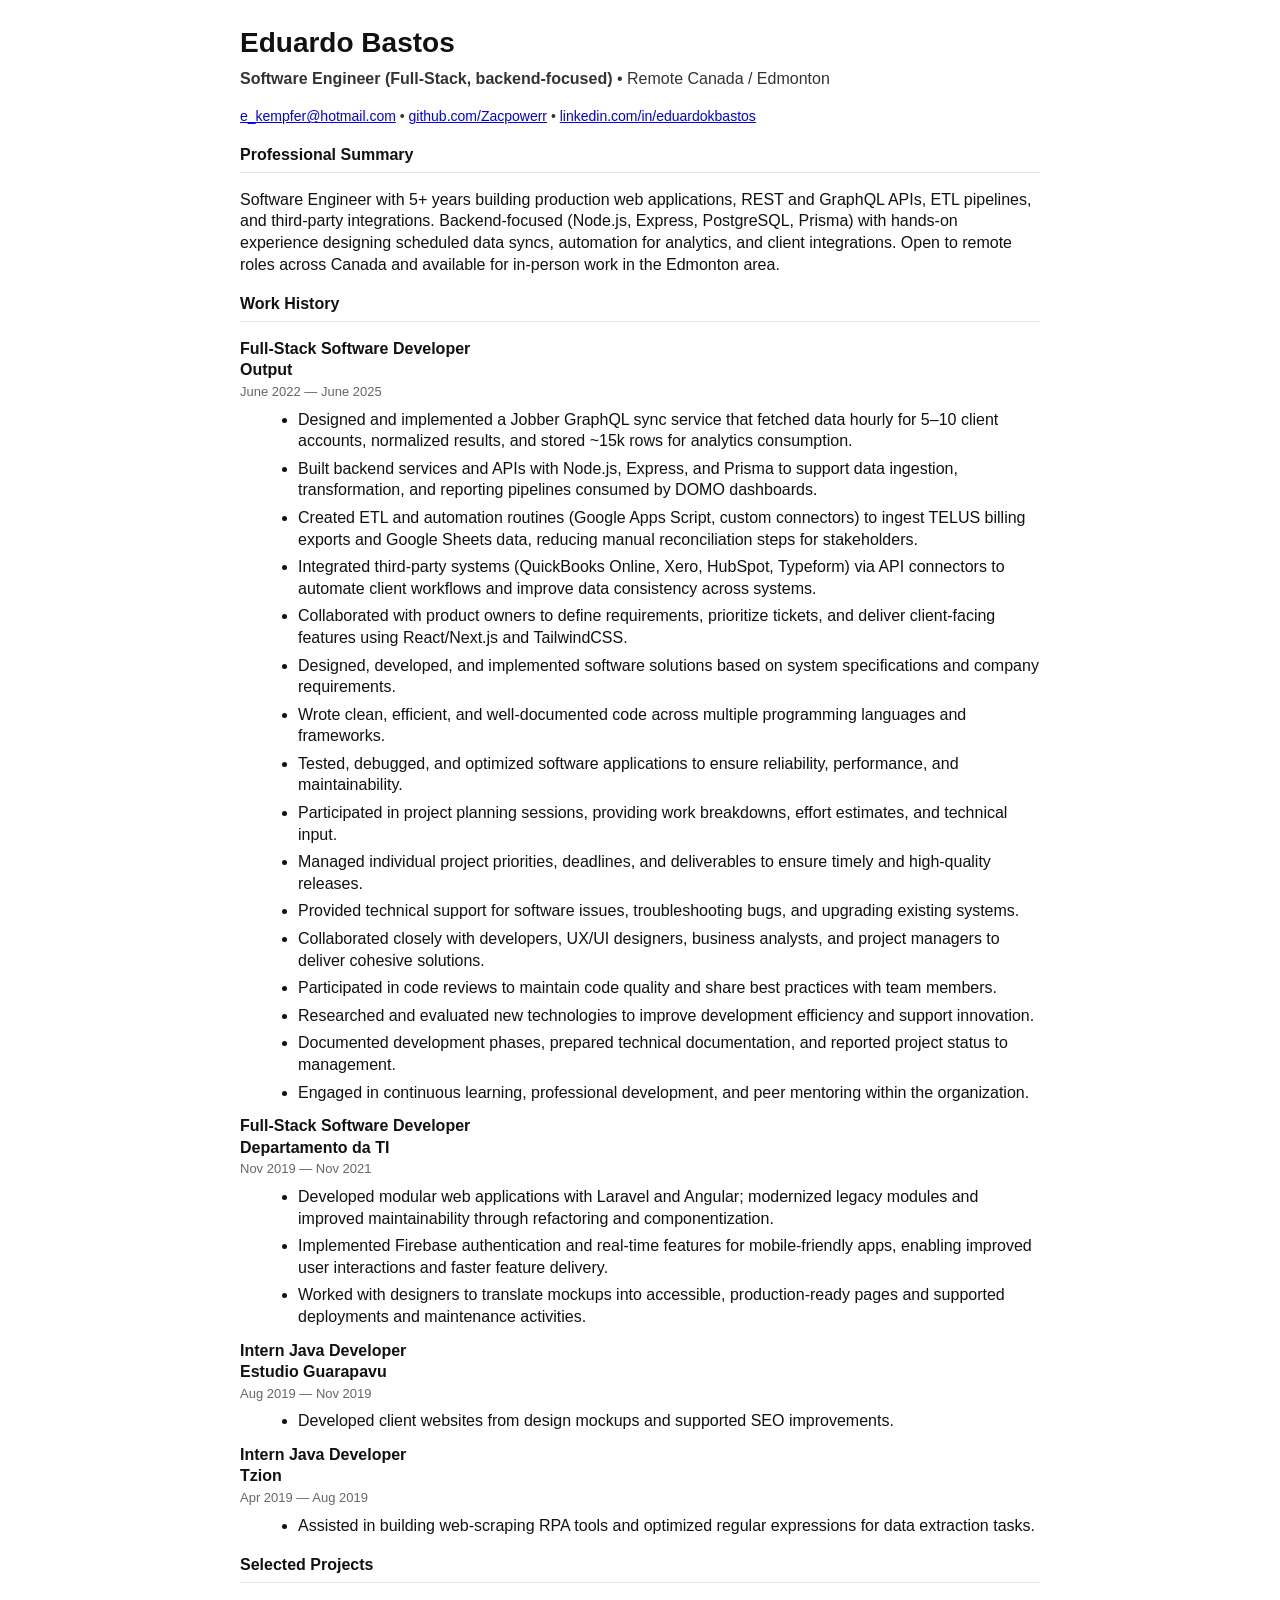
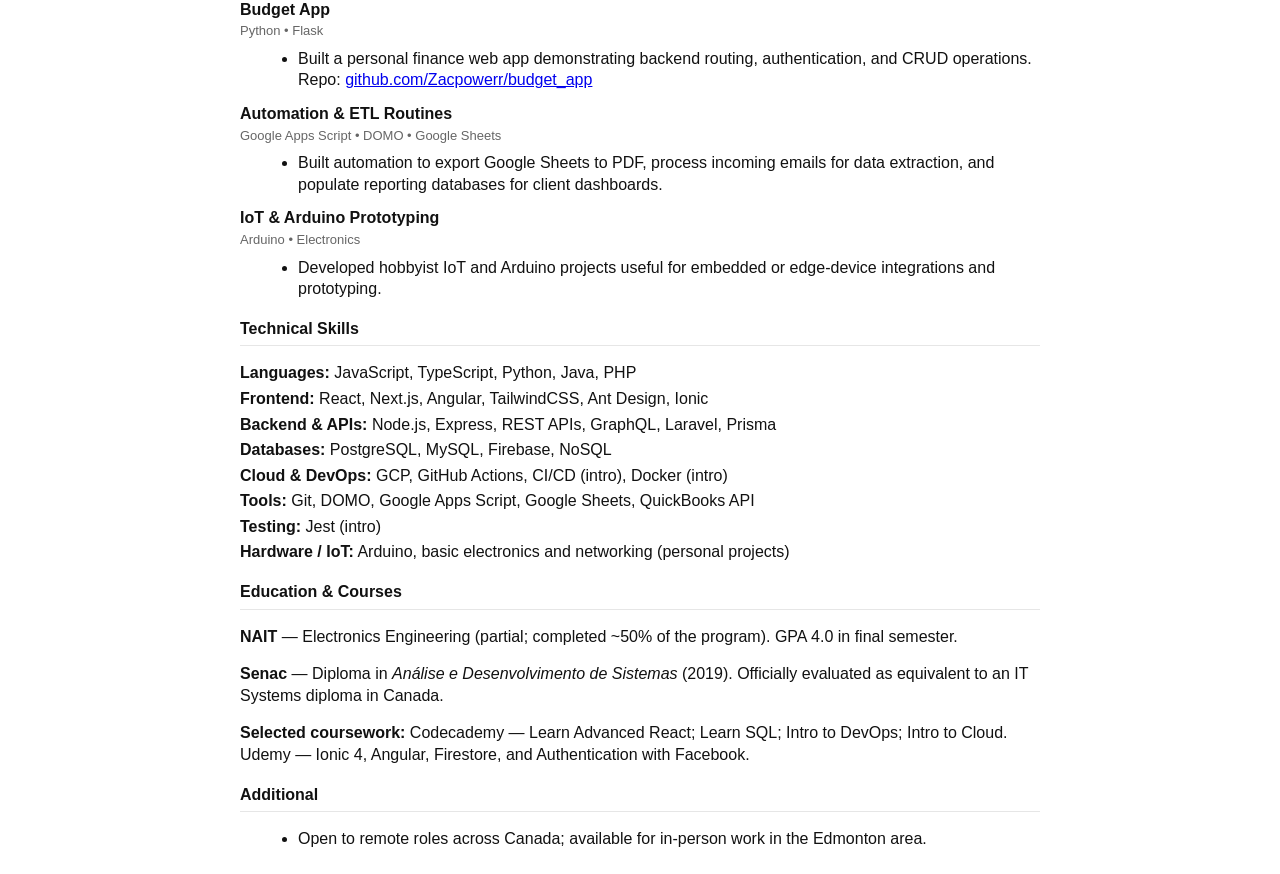
<file: index.html>
<!doctype html>
<html lang="en">
  <head>
    <meta charset="utf-8" />
    <meta name="viewport" content="width=device-width,initial-scale=1" />
    <title>Eduardo Bastos — Software Engineer</title>
    <link rel="stylesheet" href="resume.css" />
  </head>
  <body>
    <main>
      <header>
        <h1>Eduardo Bastos</h1>
        <p>
          <strong>Software Engineer (Full‑Stack, backend‑focused)</strong> •
          Remote Canada / Edmonton
        </p>
        <p class="contact">
          <a href="mailto:e_kempfer@hotmail.com">e_kempfer@hotmail.com</a> •
          <a href="https://github.com/Zacpowerr" class="links"
            >github.com/Zacpowerr</a
          >
          •
          <a href="https://www.linkedin.com/in/eduardokbastos" class="links"
            >linkedin.com/in/eduardokbastos</a
          >
        </p>
      </header>

      <section class="section">
        <h3>Professional Summary</h3>
        <p>
          Software Engineer with 5+ years building production web applications,
          REST and GraphQL APIs, ETL pipelines, and third‑party integrations.
          Backend‑focused (Node.js, Express, PostgreSQL, Prisma) with hands‑on
          experience designing scheduled data syncs, automation for analytics,
          and client integrations. Open to remote roles across Canada and
          available for in‑person work in the Edmonton area.
        </p>
      </section>

      <section class="section">
        <h3>Work History</h3>

        <article>
          <p class="role">Full‑Stack Software Developer</p>
          <p class="company">Output</p>
          <p class="period">June 2022 — June 2025</p>
          <ul>
            <!-- Original accomplishments -->
            <li>
              Designed and implemented a Jobber GraphQL sync service that
              fetched data hourly for 5–10 client accounts, normalized results,
              and stored ~15k rows for analytics consumption.
            </li>
            <li>
              Built backend services and APIs with Node.js, Express, and Prisma
              to support data ingestion, transformation, and reporting pipelines
              consumed by DOMO dashboards.
            </li>
            <li>
              Created ETL and automation routines (Google Apps Script, custom
              connectors) to ingest TELUS billing exports and Google Sheets
              data, reducing manual reconciliation steps for stakeholders.
            </li>
            <li>
              Integrated third‑party systems (QuickBooks Online, Xero, HubSpot,
              Typeform) via API connectors to automate client workflows and
              improve data consistency across systems.
            </li>
            <li>
              Collaborated with product owners to define requirements,
              prioritize tickets, and deliver client‑facing features using
              React/Next.js and TailwindCSS.
            </li>

            <!-- Added responsibilities from your document -->
            <li>
              Designed, developed, and implemented software solutions based on
              system specifications and company requirements.
            </li>
            <li>
              Wrote clean, efficient, and well‑documented code across multiple
              programming languages and frameworks.
            </li>
            <li>
              Tested, debugged, and optimized software applications to ensure
              reliability, performance, and maintainability.
            </li>
            <li>
              Participated in project planning sessions, providing work
              breakdowns, effort estimates, and technical input.
            </li>
            <li>
              Managed individual project priorities, deadlines, and deliverables
              to ensure timely and high‑quality releases.
            </li>
            <li>
              Provided technical support for software issues, troubleshooting
              bugs, and upgrading existing systems.
            </li>
            <li>
              Collaborated closely with developers, UX/UI designers, business
              analysts, and project managers to deliver cohesive solutions.
            </li>
            <li>
              Participated in code reviews to maintain code quality and share
              best practices with team members.
            </li>
            <li>
              Researched and evaluated new technologies to improve development
              efficiency and support innovation.
            </li>
            <li>
              Documented development phases, prepared technical documentation,
              and reported project status to management.
            </li>
            <li>
              Engaged in continuous learning, professional development, and peer
              mentoring within the organization.
            </li>
          </ul>
        </article>

        <article>
          <p class="role">Full‑Stack Software Developer</p>
          <p class="company">Departamento da TI</p>
          <p class="period">Nov 2019 — Nov 2021</p>
          <ul>
            <li>
              Developed modular web applications with Laravel and Angular;
              modernized legacy modules and improved maintainability through
              refactoring and componentization.
            </li>
            <li>
              Implemented Firebase authentication and real‑time features for
              mobile‑friendly apps, enabling improved user interactions and
              faster feature delivery.
            </li>
            <li>
              Worked with designers to translate mockups into accessible,
              production‑ready pages and supported deployments and maintenance
              activities.
            </li>
          </ul>
        </article>

        <article>
          <p class="role">Intern Java Developer</p>
          <p class="company">Estudio Guarapavu</p>
          <p class="period">Aug 2019 — Nov 2019</p>
          <ul>
            <li>
              Developed client websites from design mockups and supported SEO
              improvements.
            </li>
          </ul>
        </article>

        <article>
          <p class="role">Intern Java Developer</p>
          <p class="company">Tzion</p>
          <p class="period">Apr 2019 — Aug 2019</p>
          <ul>
            <li>
              Assisted in building web‑scraping RPA tools and optimized regular
              expressions for data extraction tasks.
            </li>
          </ul>
        </article>
      </section>

      <section class="section">
        <h3>Selected Projects</h3>

        <article>
          <p class="company">Budget App</p>
          <p class="period">Python • Flask</p>
          <ul>
            <li>
              Built a personal finance web app demonstrating backend routing,
              authentication, and CRUD operations. Repo:
              <a href="https://github.com/Zacpowerr/budget_app"
                >github.com/Zacpowerr/budget_app</a
              >
            </li>
          </ul>
        </article>

        <article>
          <p class="company">Automation & ETL Routines</p>
          <p class="period">Google Apps Script • DOMO • Google Sheets</p>
          <ul>
            <li>
              Built automation to export Google Sheets to PDF, process incoming
              emails for data extraction, and populate reporting databases for
              client dashboards.
            </li>
          </ul>
        </article>

        <article>
          <p class="company">IoT & Arduino Prototyping</p>
          <p class="period">Arduino • Electronics</p>
          <ul>
            <li>
              Developed hobbyist IoT and Arduino projects useful for embedded or
              edge‑device integrations and prototyping.
            </li>
          </ul>
        </article>
      </section>

      <section class="section">
        <h3>Technical Skills</h3>
        <div class="skills">
          <p>
            <strong>Languages:</strong> JavaScript, TypeScript, Python, Java,
            PHP
          </p>
          <p>
            <strong>Frontend:</strong> React, Next.js, Angular, TailwindCSS, Ant
            Design, Ionic
          </p>
          <p>
            <strong>Backend & APIs:</strong> Node.js, Express, REST APIs,
            GraphQL, Laravel, Prisma
          </p>
          <p><strong>Databases:</strong> PostgreSQL, MySQL, Firebase, NoSQL</p>
          <p>
            <strong>Cloud & DevOps:</strong> GCP, GitHub Actions, CI/CD (intro),
            Docker (intro)
          </p>
          <p>
            <strong>Tools:</strong> Git, DOMO, Google Apps Script, Google
            Sheets, QuickBooks API
          </p>
          <p><strong>Testing:</strong> Jest (intro)</p>
          <p>
            <strong>Hardware / IoT:</strong> Arduino, basic electronics and
            networking (personal projects)
          </p>
        </div>
      </section>

      <section class="section">
        <h3>Education & Courses</h3>
        <p>
          <strong>NAIT</strong> — Electronics Engineering (partial; completed
          ~50% of the program). GPA 4.0 in final semester.
        </p>
        <p>
          <strong>Senac</strong> — Diploma in
          <em>Análise e Desenvolvimento de Sistemas</em> (2019). Officially
          evaluated as equivalent to an IT Systems diploma in Canada.
        </p>
        <p>
          <strong>Selected coursework:</strong> Codecademy — Learn Advanced
          React; Learn SQL; Intro to DevOps; Intro to Cloud. Udemy — Ionic 4,
          Angular, Firestore, and Authentication with Facebook.
        </p>
      </section>

      <section class="section">
        <h3>Additional</h3>
        <ul>
          <li>
            Open to remote roles across Canada; available for in‑person work in
            the Edmonton area.
          </li>
        </ul>
      </section>

      <footer><p></p></footer>
    </main>
  </body>
</html>
</file>
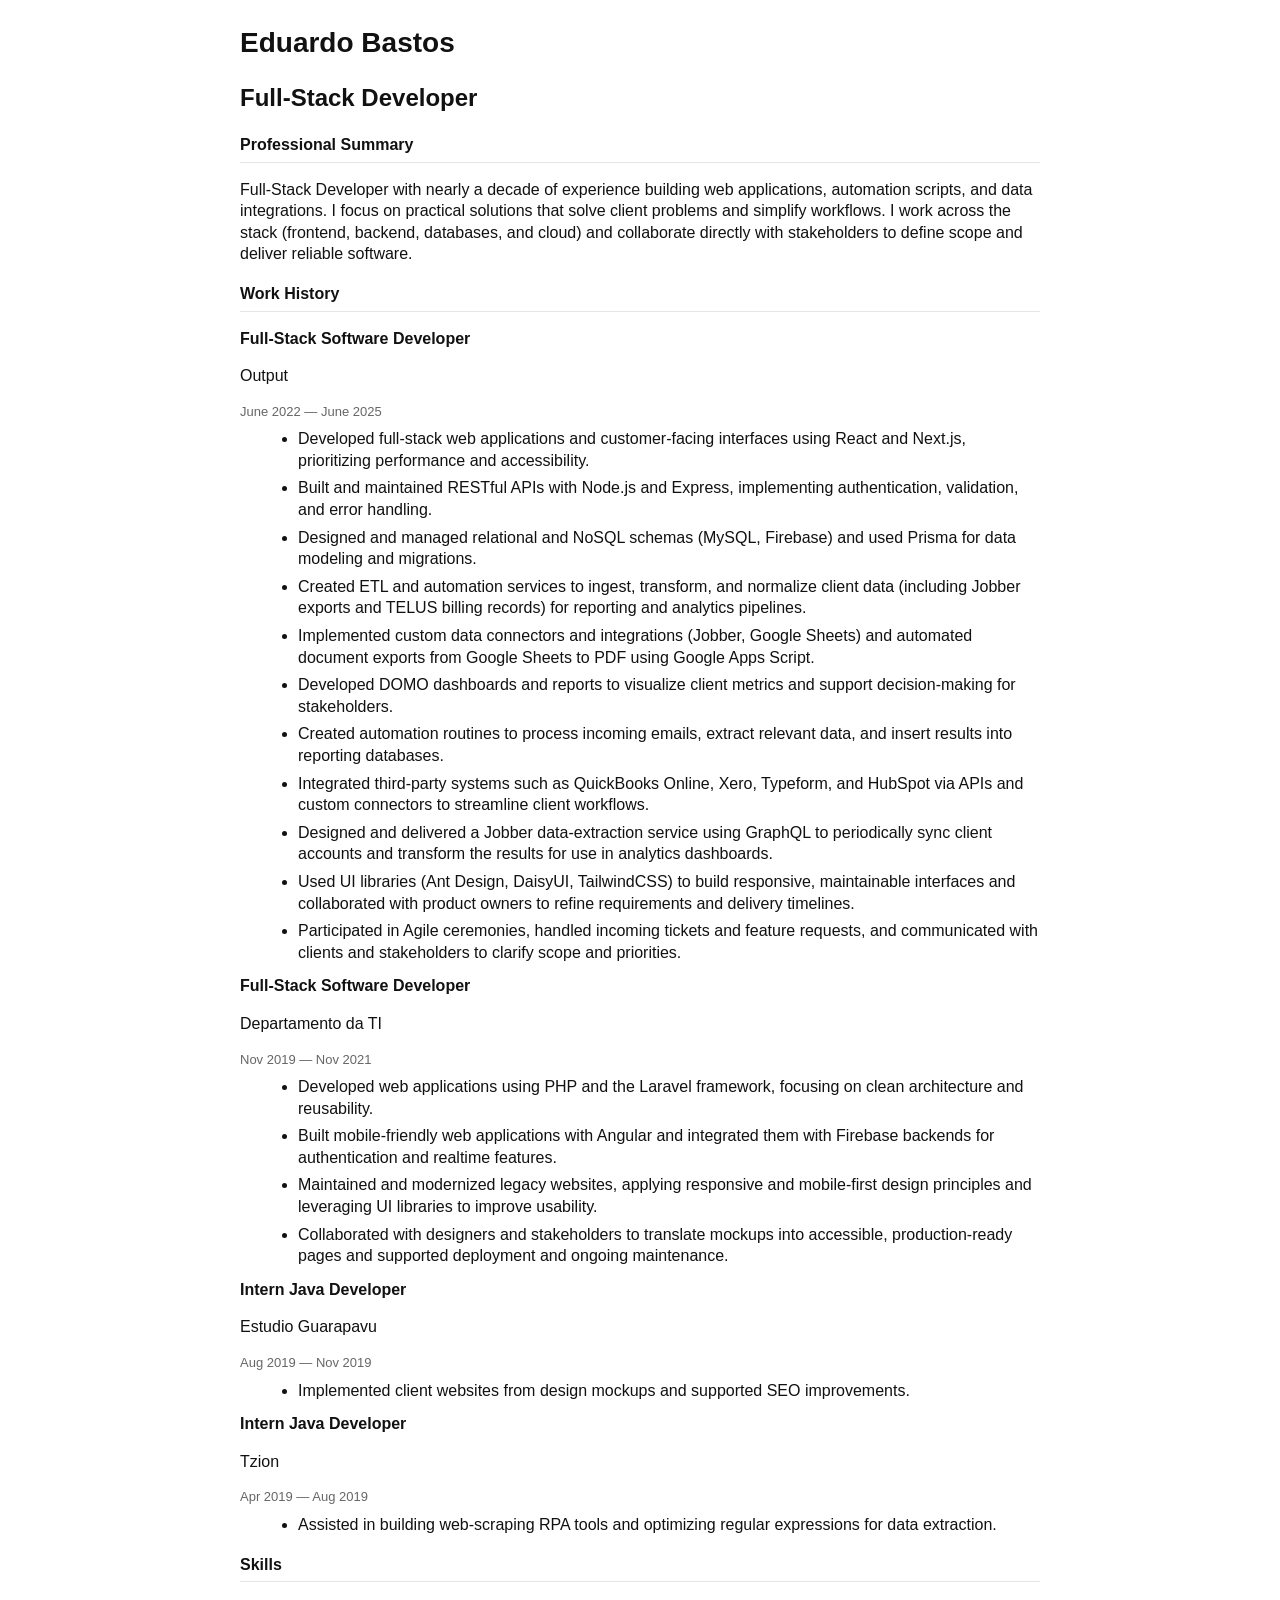
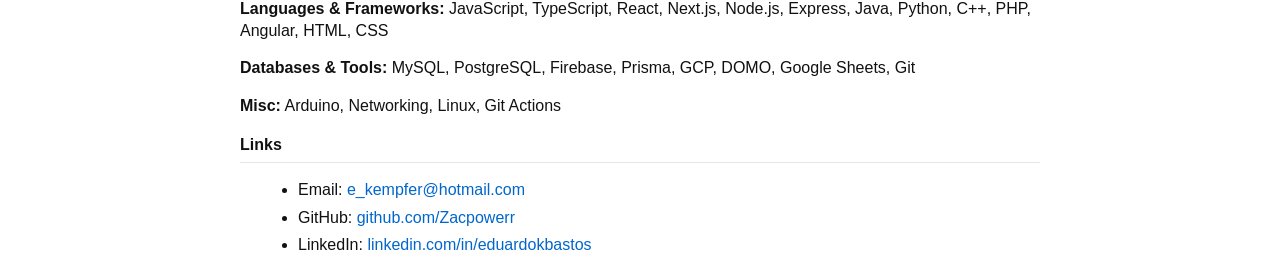
<file: resume-edited.html>
<!DOCTYPE html>
<html lang="en">
  <head>
    <meta charset="UTF-8" />
    <meta name="viewport" content="width=device-width, initial-scale=1.0" />
    <link rel="stylesheet" href="resume.css" />
    <title>Eduardo Bastos — Resume</title>
  </head>
  <body>
    <main>
      <header>
        <h1>Eduardo Bastos</h1>
        <h2>Full-Stack Developer</h2>
      </header>

      <section>
        <h3>Professional Summary</h3>
        <p>
          Full-Stack Developer with nearly a decade of experience building web
          applications, automation scripts, and data integrations. I focus on
          practical solutions that solve client problems and simplify workflows.
          I work across the stack (frontend, backend, databases, and cloud) and
          collaborate directly with stakeholders to define scope and deliver
          reliable software.
        </p>
      </section>

      <section>
        <h3>Work History</h3>

        <article>
          <h4 class="role">Full-Stack Software Developer</h4>
          <p class="company-name">Output</p>
          <p class="period">June 2022 — June 2025</p>
          <ul>
            <li>
              Developed full-stack web applications and customer-facing
              interfaces using React and Next.js, prioritizing performance and
              accessibility.
            </li>
            <li>
              Built and maintained RESTful APIs with Node.js and Express,
              implementing authentication, validation, and error handling.
            </li>
            <li>
              Designed and managed relational and NoSQL schemas (MySQL,
              Firebase) and used Prisma for data modeling and migrations.
            </li>
            <li>
              Created ETL and automation services to ingest, transform, and
              normalize client data (including Jobber exports and TELUS billing
              records) for reporting and analytics pipelines.
            </li>
            <li>
              Implemented custom data connectors and integrations (Jobber,
              Google Sheets) and automated document exports from Google Sheets
              to PDF using Google Apps Script.
            </li>
            <li>
              Developed DOMO dashboards and reports to visualize client metrics
              and support decision-making for stakeholders.
            </li>
            <li>
              Created automation routines to process incoming emails, extract
              relevant data, and insert results into reporting databases.
            </li>
            <li>
              Integrated third-party systems such as QuickBooks Online, Xero,
              Typeform, and HubSpot via APIs and custom connectors to streamline
              client workflows.
            </li>
            <li>
              Designed and delivered a Jobber data-extraction service using
              GraphQL to periodically sync client accounts and transform the
              results for use in analytics dashboards.
            </li>
            <li>
              Used UI libraries (Ant Design, DaisyUI, TailwindCSS) to build
              responsive, maintainable interfaces and collaborated with product
              owners to refine requirements and delivery timelines.
            </li>
            <li>
              Participated in Agile ceremonies, handled incoming tickets and
              feature requests, and communicated with clients and stakeholders
              to clarify scope and priorities.
            </li>
          </ul>
        </article>

        <article>
          <h4 class="role">Full-Stack Software Developer</h4>
          <p class="company-name">Departamento da TI</p>
          <p class="period">Nov 2019 — Nov 2021</p>
          <ul>
            <li>
              Developed web applications using PHP and the Laravel framework,
              focusing on clean architecture and reusability.
            </li>
            <li>
              Built mobile-friendly web applications with Angular and integrated
              them with Firebase backends for authentication and realtime
              features.
            </li>
            <li>
              Maintained and modernized legacy websites, applying responsive and
              mobile-first design principles and leveraging UI libraries to
              improve usability.
            </li>
            <li>
              Collaborated with designers and stakeholders to translate mockups
              into accessible, production-ready pages and supported deployment
              and ongoing maintenance.
            </li>
          </ul>
        </article>

        <article>
          <h4 class="role">Intern Java Developer</h4>
          <p class="company-name">Estudio Guarapavu</p>
          <p class="period">Aug 2019 — Nov 2019</p>
          <ul>
            <li>
              Implemented client websites from design mockups and supported SEO
              improvements.
            </li>
          </ul>
        </article>

        <article>
          <h4 class="role">Intern Java Developer</h4>
          <p class="company-name">Tzion</p>
          <p class="period">Apr 2019 — Aug 2019</p>
          <ul>
            <li>
              Assisted in building web-scraping RPA tools and optimizing regular
              expressions for data extraction.
            </li>
          </ul>
        </article>
      </section>

      <section>
        <h3>Skills</h3>
        <p class="skills">
          <strong>Languages & Frameworks:</strong> JavaScript, TypeScript,
          React, Next.js, Node.js, Express, Java, Python, C++, PHP, Angular,
          HTML, CSS
        </p>
        <p class="skills">
          <strong>Databases & Tools:</strong> MySQL, PostgreSQL, Firebase,
          Prisma, GCP, DOMO, Google Sheets, Git
        </p>
        <p class="skills">
          <strong>Misc:</strong> Arduino, Networking, Linux, Git Actions
        </p>
      </section>

      <section>
        <h3>Links</h3>
        <ul class="links">
          <li>
            Email: <a href="e_kempfer@hotmail.com">e_kempfer@hotmail.com</a>
          </li>
          <li>
            GitHub:
            <a href="https://github.com/Zacpowerr" rel="noopener"
              >github.com/Zacpowerr</a
            >
          </li>
          <li>
            LinkedIn:
            <a href="www.linkedin.com/in/eduardokbastos" rel="noopener"
              >linkedin.com/in/eduardokbastos</a
            >
          </li>
        </ul>
      </section>
    </main>
  </body>
</html>
</file>
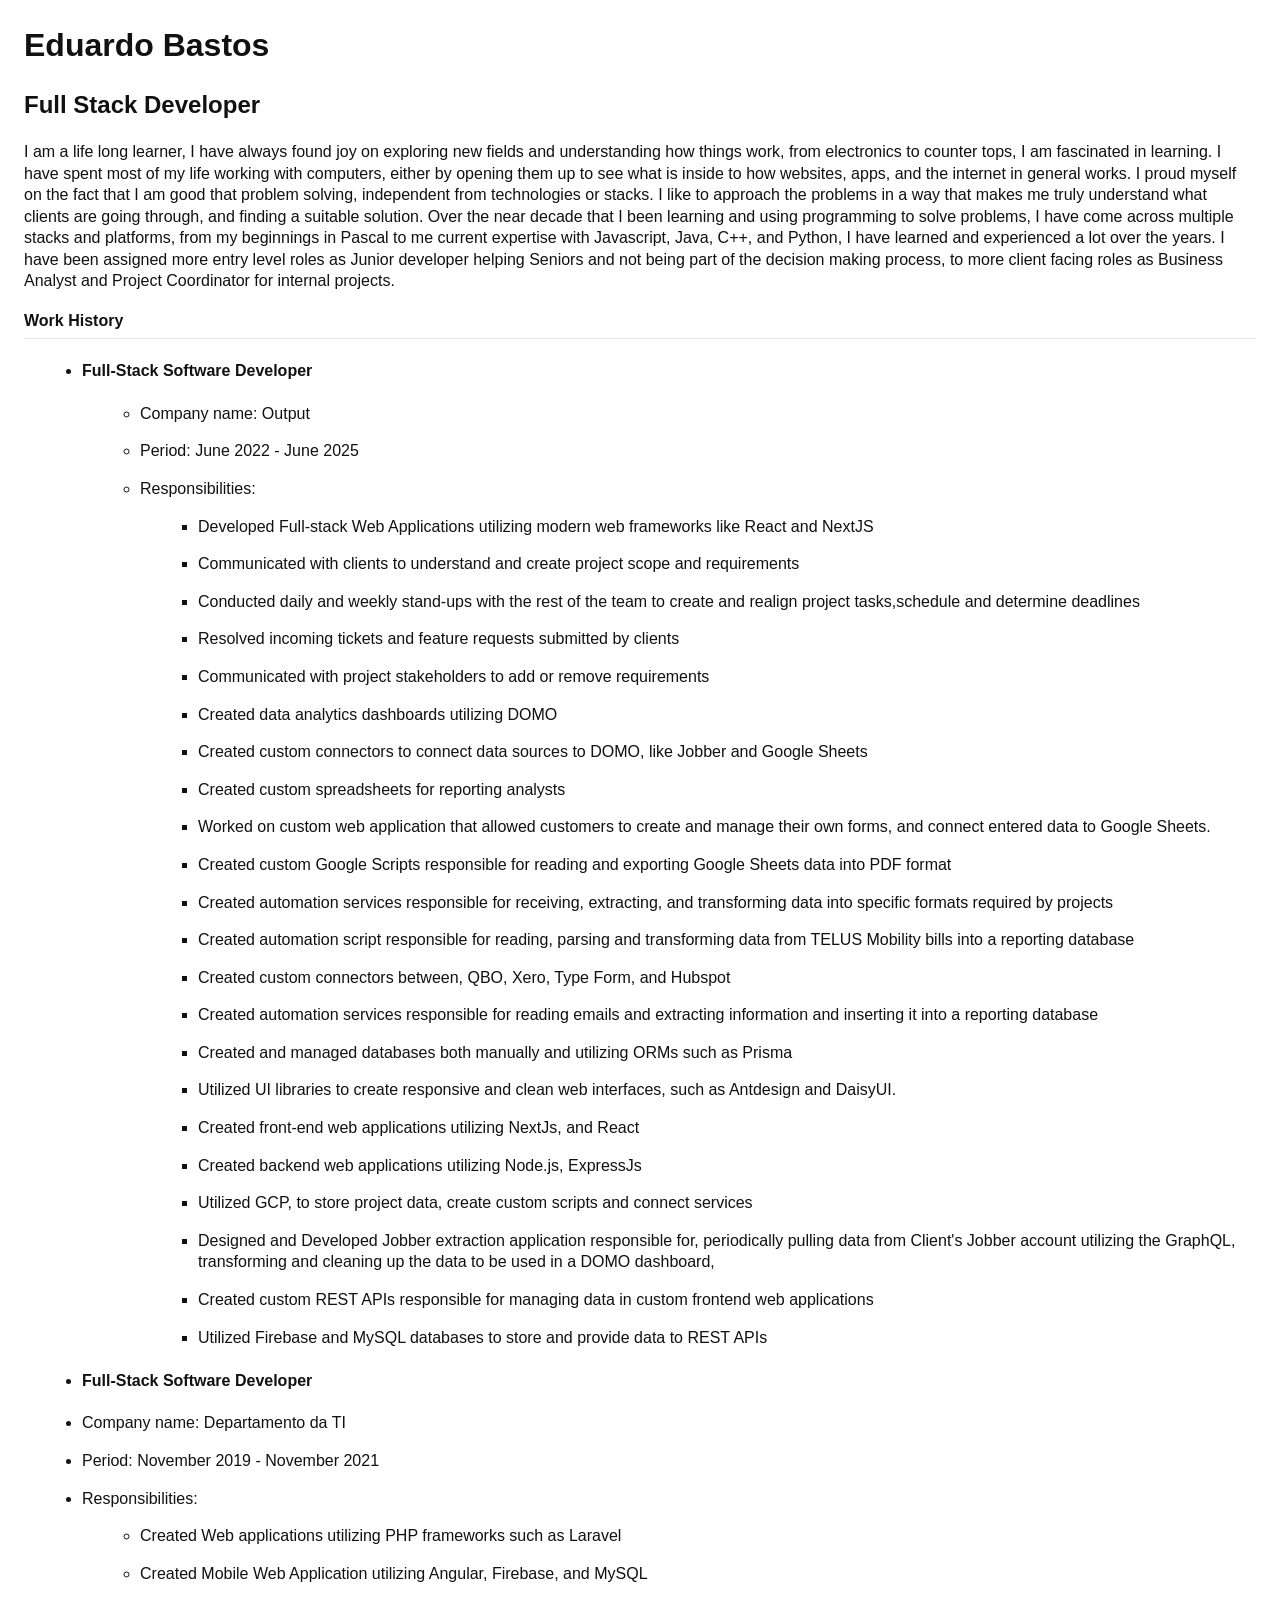
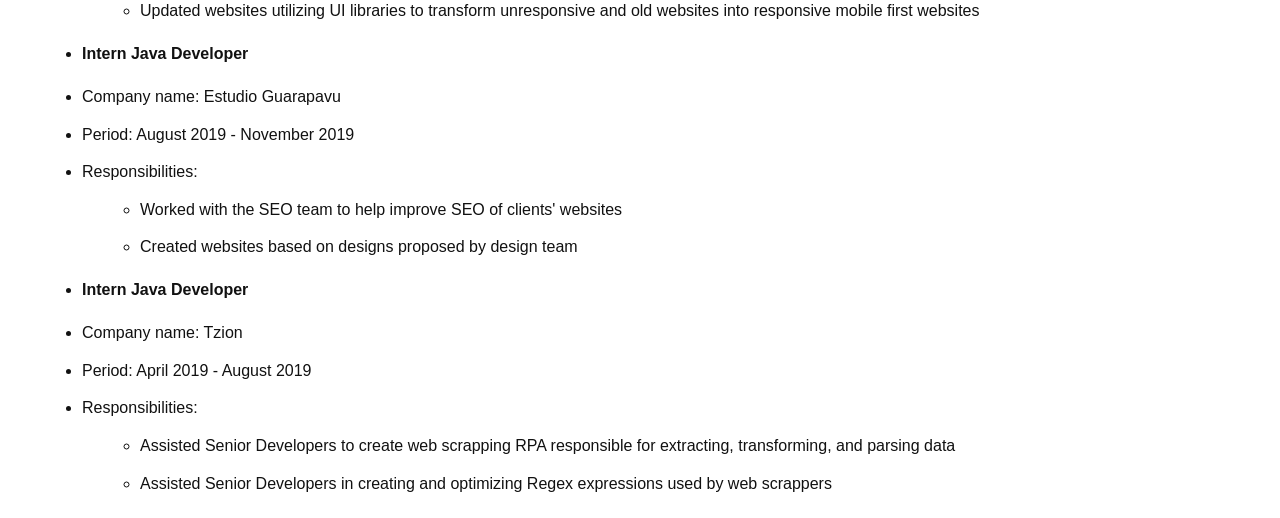
<file: resume-unedited.html>
<!DOCTYPE html>
<html lang="en">
  <head>
    <meta charset="UTF-8" />
    <meta name="viewport" content="width=device-width, initial-scale=1.0" />
    <link rel="stylesheet" href="resume.css" />
    <title>Eduardo Bastos - Resume</title>
  </head>
  <body>
    <h1>Eduardo Bastos</h1>
    <h2>Full Stack Developer</h2>
    <p>
      I am a life long learner, I have always found joy on exploring new fields
      and understanding how things work, from electronics to counter tops, I am
      fascinated in learning. I have spent most of my life working with
      computers, either by opening them up to see what is inside to how
      websites, apps, and the internet in general works. I proud myself on the
      fact that I am good that problem solving, independent from technologies or
      stacks. I like to approach the problems in a way that makes me truly
      understand what clients are going through, and finding a suitable
      solution. Over the near decade that I been learning and using programming
      to solve problems, I have come across multiple stacks and platforms, from
      my beginnings in Pascal to me current expertise with Javascript, Java,
      C++, and Python, I have learned and experienced a lot over the years. I
      have been assigned more entry level roles as Junior developer helping
      Seniors and not being part of the decision making process, to more client
      facing roles as Business Analyst and Project Coordinator for internal
      projects.
    </p>
    <h3>Work History</h3>
    <ul>
      <li>
        <h4>Full-Stack Software Developer</h4>
        <ul>
          <li>
            <p>Company name: Output</p>
          </li>
          <li>
            <p>Period: June 2022 - June 2025</p>
          </li>
          <li>
            <p>Responsibilities:</p>
            <ul>
              <li>
                <p>
                  Developed Full-stack Web Applications utilizing modern web
                  frameworks like React and NextJS
                </p>
              </li>
              <li>
                <p>
                  Communicated with clients to understand and create project
                  scope and requirements
                </p>
              </li>
              <li>
                <p>
                  Conducted daily and weekly stand-ups with the rest of the team
                  to create and realign project tasks,schedule and determine
                  deadlines
                </p>
              </li>
              <li>
                <p>
                  Resolved incoming tickets and feature requests submitted by
                  clients
                </p>
              </li>
              <li>
                <p>
                  Communicated with project stakeholders to add or remove
                  requirements
                </p>
              </li>
              <li><p>Created data analytics dashboards utilizing DOMO</p></li>
              <li>
                <p>
                  Created custom connectors to connect data sources to DOMO,
                  like Jobber and Google Sheets
                </p>
              </li>
              <li><p>Created custom spreadsheets for reporting analysts</p></li>
              <li>
                <p>
                  Worked on custom web application that allowed customers to
                  create and manage their own forms, and connect entered data to
                  Google Sheets.
                </p>
              </li>
              <li>
                <p>
                  Created custom Google Scripts responsible for reading and
                  exporting Google Sheets data into PDF format
                </p>
              </li>
              <li>
                <p>
                  Created automation services responsible for receiving,
                  extracting, and transforming data into specific formats
                  required by projects
                </p>
              </li>
              <li>
                <p>
                  Created automation script responsible for reading, parsing and
                  transforming data from TELUS Mobility bills into a reporting
                  database
                </p>
              </li>
              <li>
                <p>
                  Created custom connectors between, QBO, Xero, Type Form, and
                  Hubspot
                </p>
              </li>
              <li>
                <p>
                  Created automation services responsible for reading emails and
                  extracting information and inserting it into a reporting
                  database
                </p>
              </li>
              <li>
                <p>
                  Created and managed databases both manually and utilizing ORMs
                  such as Prisma
                </p>
              </li>
              <li>
                <p>
                  Utilized UI libraries to create responsive and clean web
                  interfaces, such as Antdesign and DaisyUI.
                </p>
              </li>
              <li>
                <p>
                  Created front-end web applications utilizing NextJs, and React
                </p>
              </li>
              <li>
                <p>
                  Created backend web applications utilizing Node.js, ExpressJs
                </p>
              </li>
              <li>
                <p>
                  Utilized GCP, to store project data, create custom scripts and
                  connect services
                </p>
              </li>
              <li>
                <p>
                  Designed and Developed Jobber extraction application
                  responsible for, periodically pulling data from Client's
                  Jobber account utilizing the GraphQL, transforming and
                  cleaning up the data to be used in a DOMO dashboard,
                </p>
              </li>
              <li>
                <p>
                  Created custom REST APIs responsible for managing data in
                  custom frontend web applications
                </p>
              </li>
              <li><p>Utilized Firebase and MySQL databases to store and provide data to REST APIs</p></li>
            </ul>
          </li>
        </ul>
      </li>
      <li>
        <h4>Full-Stack Software Developer</h4>
     <li>
         <p>Company name: Departamento da TI</p>
          </li>
          <li>
            <p>Period: November 2019 - November 2021</p>
          </li>
          <li>
            <p>Responsibilities:</p>
            <ul>
                <li><p>Created Web applications utilizing PHP frameworks such as Laravel</p></li>
            <li><p>Created Mobile Web Application utilizing Angular, Firebase, and MySQL</p></li>
            <li><p>Updated websites utilizing UI libraries to transform unresponsive and old websites into responsive mobile first websites</p></li>
        </ul>
        </li>
      </li>
      <li>
        <h4>Intern Java Developer</h4>
        <li>
        <p>Company name: Estudio Guarapavu</p>
        </li>
          <li>
            <p>Period: August 2019 - November 2019</p>
          </li>
          <li>
            <p>Responsibilities:</p>
            <ul>
                <li><p>
                    Worked with the SEO team to help improve SEO of clients' websites 
                </p></li>
                <li><p>
                    Created websites based on designs proposed by design team
                </p></li>
            </ul>
          </li>
      </li>
      <li>
        <h4>Intern Java Developer</h4>
        <li>
        <p>Company name: Tzion</p>
          </li>
          <li>
            <p>Period: April 2019 - August 2019</p>
          </li>
          <li>
            <p>Responsibilities:</p>
            <ul><li><p>Assisted Senior Developers to create web scrapping RPA responsible for extracting, transforming, and parsing data </p>
            </li>
            <li><p>Assisted Senior Developers in creating and optimizing Regex expressions used by web scrappers</p></li>
        </ul>
          </li>
      </li>
    </ul>
  </body>
</html>
</file>
<file: resume.css>
body {
  font-family: Arial, Helvetica, sans-serif;
  color: #111;
  line-height: 1.35;
  margin: 24px;
}
main {
  max-width: 800px;
  margin: 0 auto;
}
header h1 {
  margin: 0;
  font-size: 28px;
}
header p {
  margin: 6px 0 18px 0;
  color: #333;
}
h3 {
  margin-top: 18px;
  font-size: 16px;
  border-bottom: 1px solid #e6e6e6;
  padding-bottom: 6px;
}
.contact {
  margin: 6px 0 12px 0;
  font-size: 14px;
}
.section {
  margin-bottom: 12px;
}
.company {
  font-weight: 700;
  margin: 0;
}
.role {
  margin: 6px 0 0 0;
  font-weight: 600;
}
.period {
  color: #666;
  font-size: 13px;
  margin: 2px 0 8px 0;
}
ul {
  margin: 6px 0 12px 18px;
}
li {
  margin-bottom: 6px;
}
.skills p {
  margin: 4px 0;
}
.links a {
  color: #0066cc;
  text-decoration: none;
}
footer {
  margin-top: 18px;
  font-size: 13px;
  color: #444;
}
@media print {
  body {
    margin: 12px;
  }
}
</file>
